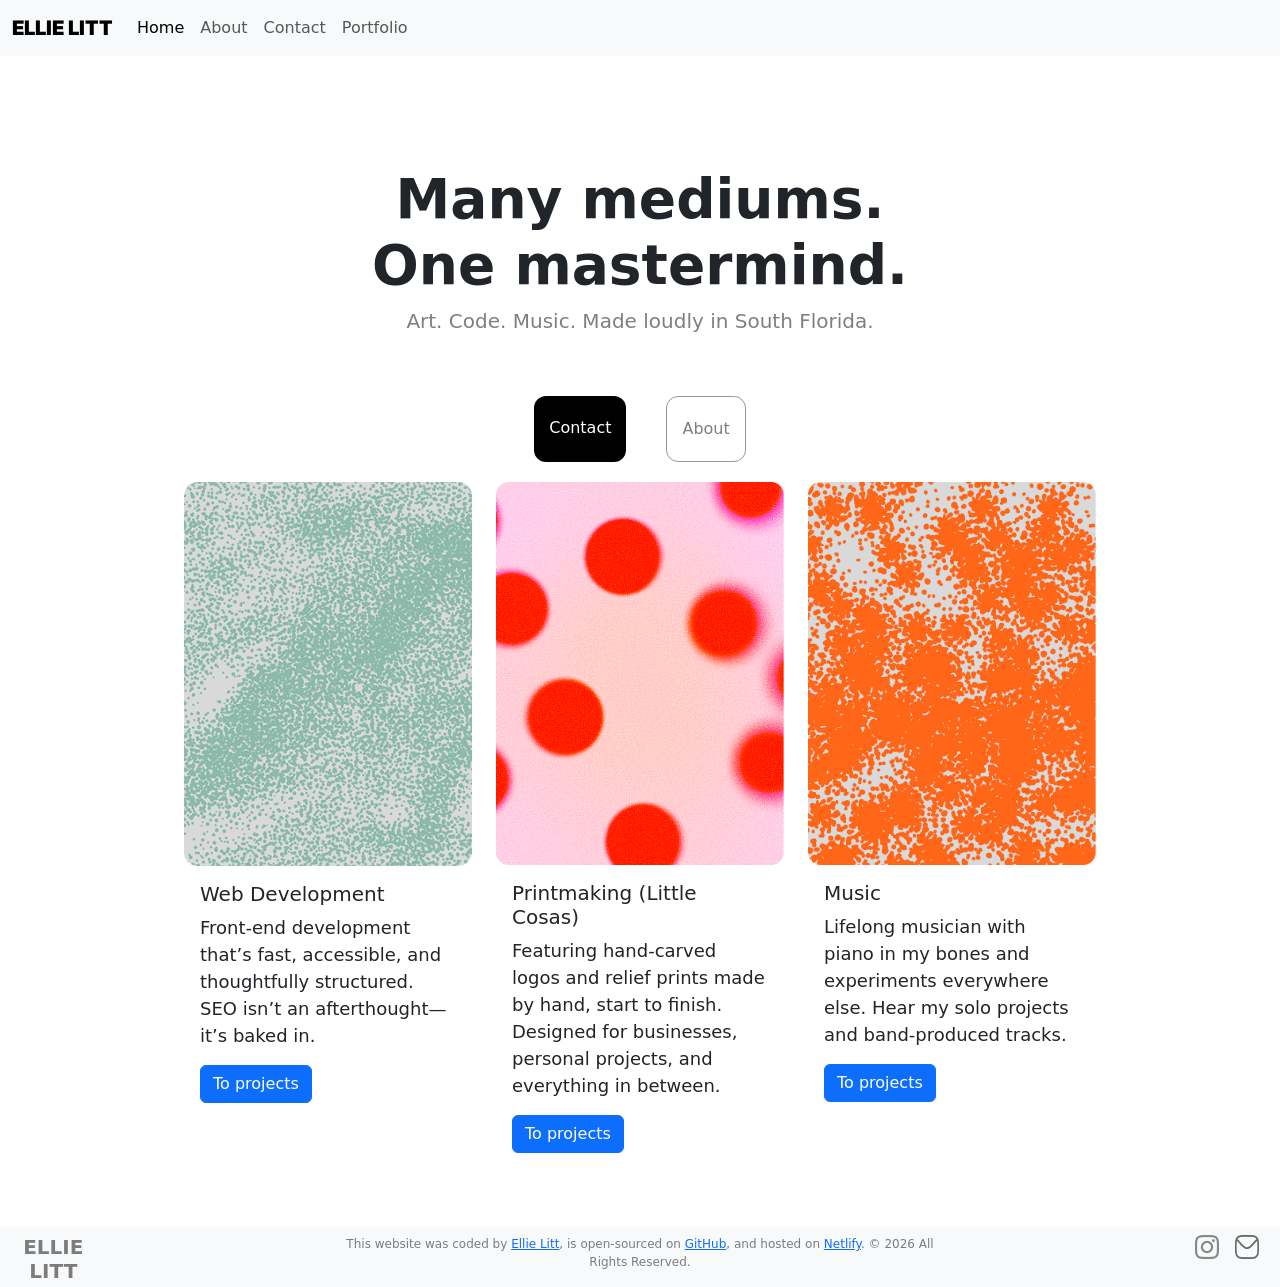
<file: index.html>
<!doctype html>
<html lang="en">
  <head>
    <meta charset="UTF-8" />
    <meta name="viewport" content="width=device-width, initial-scale=1.0" />
    <title>ELLIE LITT | CREATIVE MASTERMIND</title>
    <meta
      name="description"
      content="The digital portfolio of Ellie Litt: spanning traditional arts, web design and coding, and music."
    />
    <link rel="stylesheet" href="style.css" />
    <link
      href="https://cdn.jsdelivr.net/npm/bootstrap@5.3.0-alpha1/dist/css/bootstrap.min.css"
      rel="stylesheet"
      integrity="sha384-GLhlTQ8iRABdZLl6O3oVMWSktQOp6b7In1Zl3/Jr59b6EGGoI1aFkw7cmDA6j6gD"
      crossorigin="anonymous"
    />
    <script
      src="https://cdn.jsdelivr.net/npm/bootstrap@5.3.0-alpha1/dist/js/bootstrap.bundle.min.js"
      integrity="sha384-w76AqPfDkMBDXo30jS1Sgez6pr3x5MlQ1ZAGC+nuZB+EYdgRZgiwxhTBTkF7CXvN"
      crossorigin="anonymous"
    ></script>
    <link rel="preconnect" href="https://fonts.googleapis.com" />
    <link rel="preconnect" href="https://fonts.gstatic.com" crossorigin />
    <link
      href="https://fonts.googleapis.com/css2?family=Inter:ital,opsz,wght@0,14..32,100..900;1,14..32,100..900&display=swap"
      rel="stylesheet"
    />
  </head>
  <body>
    <nav class="navbar sticky-top navbar-expand-lg bg-body-tertiary">
      <div class="container-fluid">
        <a class="navbar-brand nav-logo-text" href="/">ELLIE LITT</a>
        <button
          class="navbar-toggler"
          type="button"
          data-bs-toggle="collapse"
          data-bs-target="#navbarNavAltMarkup"
          aria-controls="navbarNavAltMarkup"
          aria-expanded="false"
          aria-label="Toggle navigation"
        >
          <span class="navbar-toggler-icon"></span>
        </button>
        <div class="collapse navbar-collapse" id="navbarNavAltMarkup">
          <div class="navbar-nav">
            <a class="nav-link active" aria-current="page" href="/">Home</a>
            <a class="nav-link" href="/about.html">About</a>
            <a class="nav-link" href="/about.html#contact">Contact</a>
            <a class="nav-link" href="/portfolio.html">Portfolio</a>
          </div>
        </div>
      </div>
    </nav>
    <div class="content">
      <div class="hero">
        <h1>
          Many mediums. <br />
          One mastermind.
        </h1>

        <p>Art. Code. Music. Made loudly in South Florida.</p>
      </div>

      <div class="navigation-links">
        <a
          href="about.html#contact"
          class="contact-link"
          role="button"
          title="Get Contact Info"
          >Contact</a
        >
        <a href="about.html" class="about-link" title="Learn about me">About</a>
      </div>
      <div class="container-fluid d-flex justify-content-center card-area">
        <div class="row">
          <div class="col-sm-4">
            <div class="card border-0" style="width: 18rem">
              <img
                class="card-img-top"
                src="/images/card-image-1.png"
                alt="Web Development Card"
              />
              <div class="card-body">
                <h5 class="card-title ">Web Development</h5>
                <p class="card-text">
                  Front-end development that’s fast, accessible, and
                  thoughtfully structured. SEO isn’t an afterthought—it’s baked
                  in.
                </p>
                <a
                  href="/portfolio.html#web-development-work"
                  class="btn btn-primary"
                  title="To web development projects"
                  >To projects</a
                >
              </div>
            </div>
          </div>
          <div class="col-sm-4">
            <div class="card border-0" style="width: 18rem">
              <img
                class="card-img-top"
                src="/images/card-image-2a.png"
                alt="Printmaking Card"
              />
              <div class="card-body">
                <h5 class="card-title">Printmaking (Little Cosas)</h5>
                <p class="card-text">
                  Featuring hand-carved logos and relief prints made by hand,
                  start to finish. Designed for businesses, personal projects,
                  and everything in between.
                </p>
                <a
                  href="/portfolio.html#printmaking-work"
                  class="btn btn-primary"
                  title="To printmaking projects"
                  >To projects</a
                >
              </div>
            </div>
          </div>
          <div class="col-sm-4">
            <div class="card border-0" style="width: 18rem">
              <img
                class="card-img-top"
                src="/images/card-image-3.png"
                alt="Musical Works"
              />
              <div class="card-body">
                <h5 class="card-title">Music</h5>
                <p class="card-text">
                  Lifelong musician with piano in my bones and experiments
                  everywhere else. Hear my solo projects and band-produced
                  tracks.
                </p>
                <a href="/portfolio.html#musical-works" class="btn btn-primary"
                  >To projects</a
                >
              </div>
            </div>
          </div>
        </div>
      </div>
    </div>
    <footer class="footer-container bg-body-tertiary container-fluid mt-5">
      <div class="row d-flex justify-content-between">
        <div class="col-sm-1">
          <h4 class="footer-name text-center pt-2">ELLIE LITT</h4>
        </div>
        <div class="col-sm-6 pt-2">
          <p class=" footer-c text-center">
          
            This website was coded by <a href="https://github.com/htm-ellie" title="Ellie on GitHub"
                  target="_blank">Ellie Litt</a>, is open-sourced on <a href="https://github.com/htm-ellie/ellie-litt-creative" title="View GitHub Project"
                  target="_blank"> GitHub</a>, and hosted on <a href="https://www.netlify.com/" title="Go to Netlify"
                  target="_blank">Netlify</a>. © 2026 All Rights Reserved.
          </p>
            
        </div>
        <div class="col-sm-1">
          <div class="d-flex justify-content-center">
            <a href="https://www.instagram.com/little.cosas/">
            <img
              src="/images/insta-icon.png"
              title="Little Cosas Instagram"
              class="p-2 d-block mx-auto"
            />
          </a>
          <a href="mailto:html.elitt@gmail.com">
            <img
              src="/images/email-icon.png"
              title="Email Ellie Litt"
              class="p-2 d-block mx-auto"
            />
          </a>
          </div>
          
        </div>
        
      </div>
      
    </footer>  
  </body>
</html>
</file>
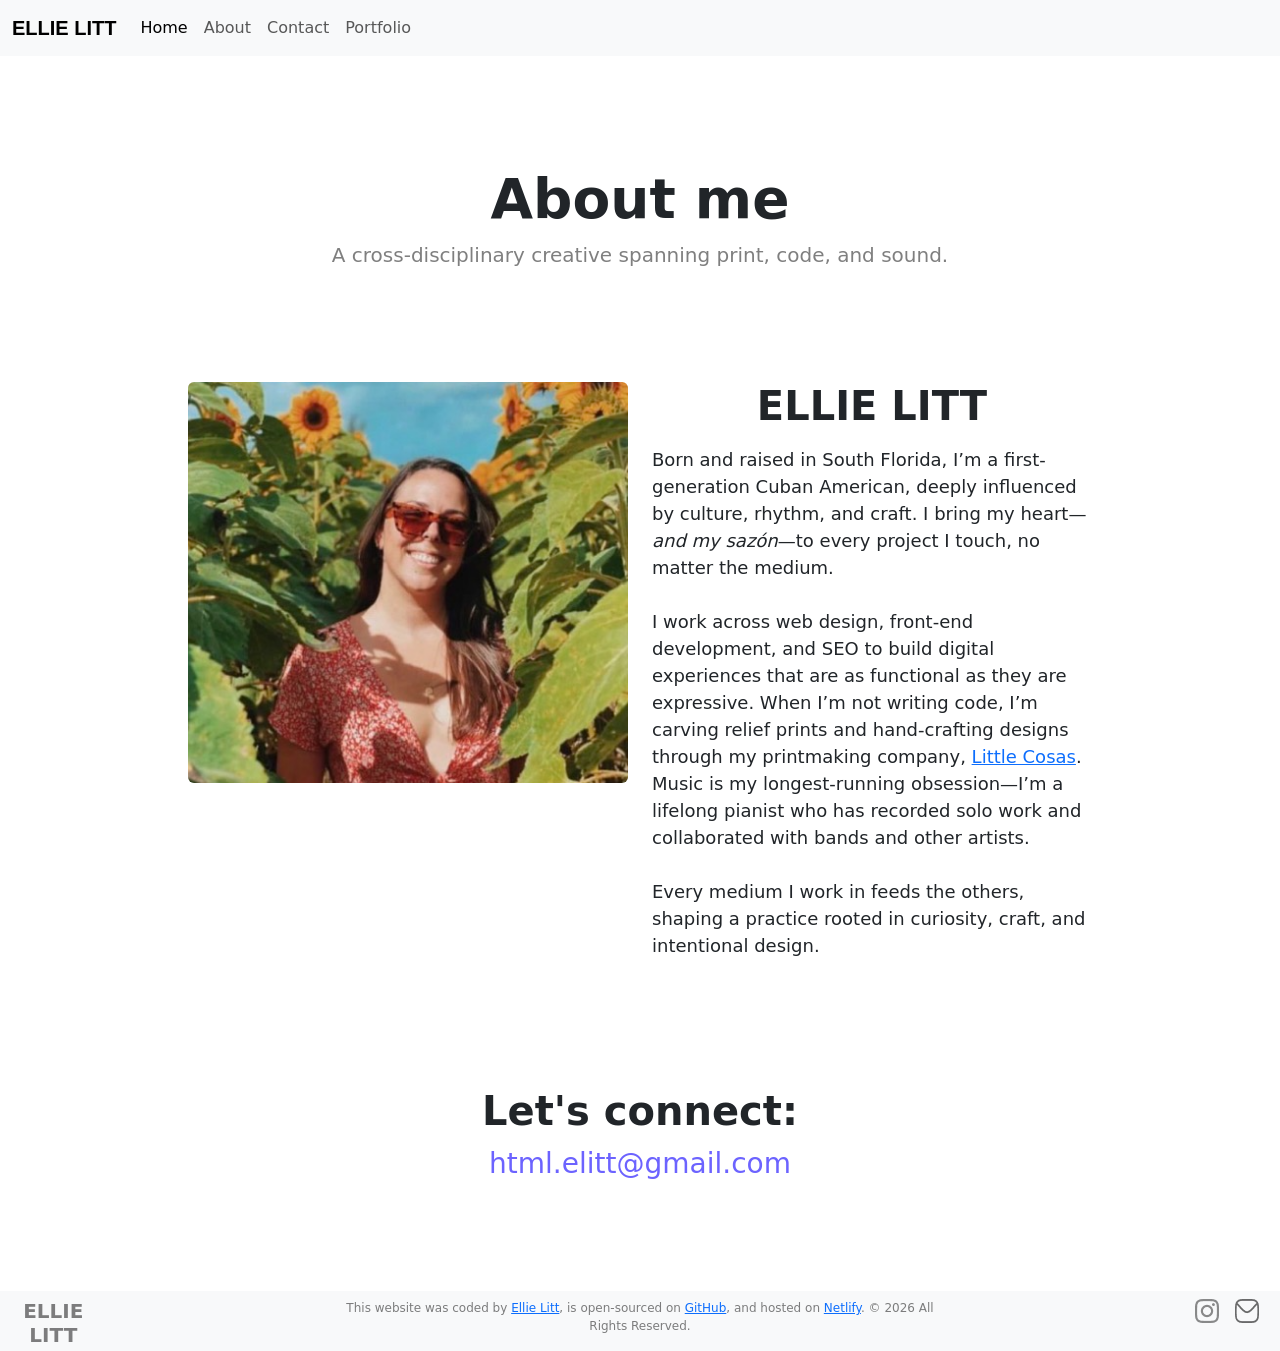
<file: about.html>
<!doctype html>
<html lang="en">
  <head>
    <meta charset="UTF-8" />
    <meta name="viewport" content="width=device-width, initial-scale=1.0" />
    <title>ABOUT | ELLIE LITT</title>
    <meta
      name="description"
      content="Learn more about Ellie Litt and discovery how to contact her to get a project started."
    />
    <link rel="stylesheet" href="style.css" />
    <link
      href="https://cdn.jsdelivr.net/npm/bootstrap@5.3.0-alpha1/dist/css/bootstrap.min.css"
      rel="stylesheet"
      integrity="sha384-GLhlTQ8iRABdZLl6O3oVMWSktQOp6b7In1Zl3/Jr59b6EGGoI1aFkw7cmDA6j6gD"
      crossorigin="anonymous"
    />
    <script
      src="https://cdn.jsdelivr.net/npm/bootstrap@5.3.0-alpha1/dist/js/bootstrap.bundle.min.js"
      integrity="sha384-w76AqPfDkMBDXo30jS1Sgez6pr3x5MlQ1ZAGC+nuZB+EYdgRZgiwxhTBTkF7CXvN"
      crossorigin="anonymous"
    ></script>
  </head>
  <body>
    <nav class="navbar sticky-top navbar-expand-lg bg-body-tertiary">
      <div class="container-fluid">
        <a class="navbar-brand nav-logo-text" href="/">ELLIE LITT</a>
        <button
          class="navbar-toggler"
          type="button"
          data-bs-toggle="collapse"
          data-bs-target="#navbarNavAltMarkup"
          aria-controls="navbarNavAltMarkup"
          aria-expanded="false"
          aria-label="Toggle navigation"
        >
          <span class="navbar-toggler-icon"></span>
        </button>
        <div class="collapse navbar-collapse" id="navbarNavAltMarkup">
          <div class="navbar-nav">
            <a class="nav-link active" aria-current="page" href="/">Home</a>
            <a class="nav-link" href="/about.html">About</a>
            <a class="nav-link" href="/about.html#contact">Contact</a>
            <a class="nav-link" href="/portfolio.html">Portfolio</a>
          </div>
        </div>
      </div>
    </nav>
    <div class="content">
      <div class="hero">
        <h1>About me</h1>

        <p>A cross-disciplinary creative spanning print, code, and sound.</p>
      </div>

      <div class="container-fluid d-flex justify-content-center p-5"></div>
      <div class="about-me-text pb-5">
        <div class="container-fluid d-flex justify-content-evenly">
          <div class="row mb-3">
            <div class="col-sm-6 descriptions">
              <img
                src="images/ellie-sunflower.png"
                alt="Ellie Litt"
                class="img-fluid rounded mx-auto d-block"
              />
            </div>
            <div class="col-sm-6 descriptions">
              <h2>ELLIE LITT</h2>
              <p class="pt-2">
                Born and raised in South Florida, I’m a first-generation Cuban
                American, deeply influenced by culture, rhythm, and craft. I
                bring my heart—<i>and my sazón</i>—to every project I touch, no
                matter the medium. <br /><br />
                I work across web design, front-end development, and SEO to
                build digital experiences that are as functional as they are
                expressive. When I’m not writing code, I’m carving relief prints
                and hand-crafting designs through my printmaking company, <a href="https://www.instagram.com/little.cosas/" target="_blank" Title="Little Cosas Instagram">Little Cosas</a>. Music is my longest-running obsession—I’m a lifelong
                pianist who has recorded solo work and collaborated with bands
                and other artists.<br /><br />
                Every medium I work in feeds the others, shaping a practice
                rooted in curiosity, craft, and intentional design.
              </p>
            </div>
          </div>
        </div>
      </div>

      <div id="contact" class="p-5">
        <h2>Let's connect:</h2>

        <a href="mailto:html.elitt@gmail.com" class="email-link">
          html.elitt@gmail.com
        </a>
      </div>
    </div>
    <footer class="footer-container bg-body-tertiary container-fluid mt-5">
      <div class="row d-flex justify-content-between">
        <div class="col-sm-1">
          <h4 class="footer-name text-center pt-2">ELLIE LITT</h4>
        </div>
        <div class="col-sm-6 pt-2">
          <p class=" footer-c text-center">
          
            This website was coded by <a href="https://github.com/htm-ellie" title="Ellie on GitHub"
                  target="_blank">Ellie Litt</a>, is open-sourced on <a href="https://github.com/htm-ellie/ellie-litt-creative" title="View GitHub Project"
                  target="_blank"> GitHub</a>, and hosted on <a href="https://www.netlify.com/" title="Go to Netlify"
                  target="_blank">Netlify</a>. © 2026 All Rights Reserved.
          </p>
            
        </div>
        <div class="col-sm-1">
          <div class="d-flex justify-content-center">
            <a href="https://www.instagram.com/little.cosas/">
            <img
              src="/images/insta-icon.png"
              title="Little Cosas Instagram"
              class="p-2 d-block mx-auto"
            />
          </a>
          <a href="mailto:html.elitt@gmail.com">
            <img
              src="/images/email-icon.png"
              title="Email Ellie Litt"
              class="p-2 d-block mx-auto"
            />
          </a>
          </div>
          
        </div>
        
      </div>
      
    </footer>  
  </body>
</html>
</file>
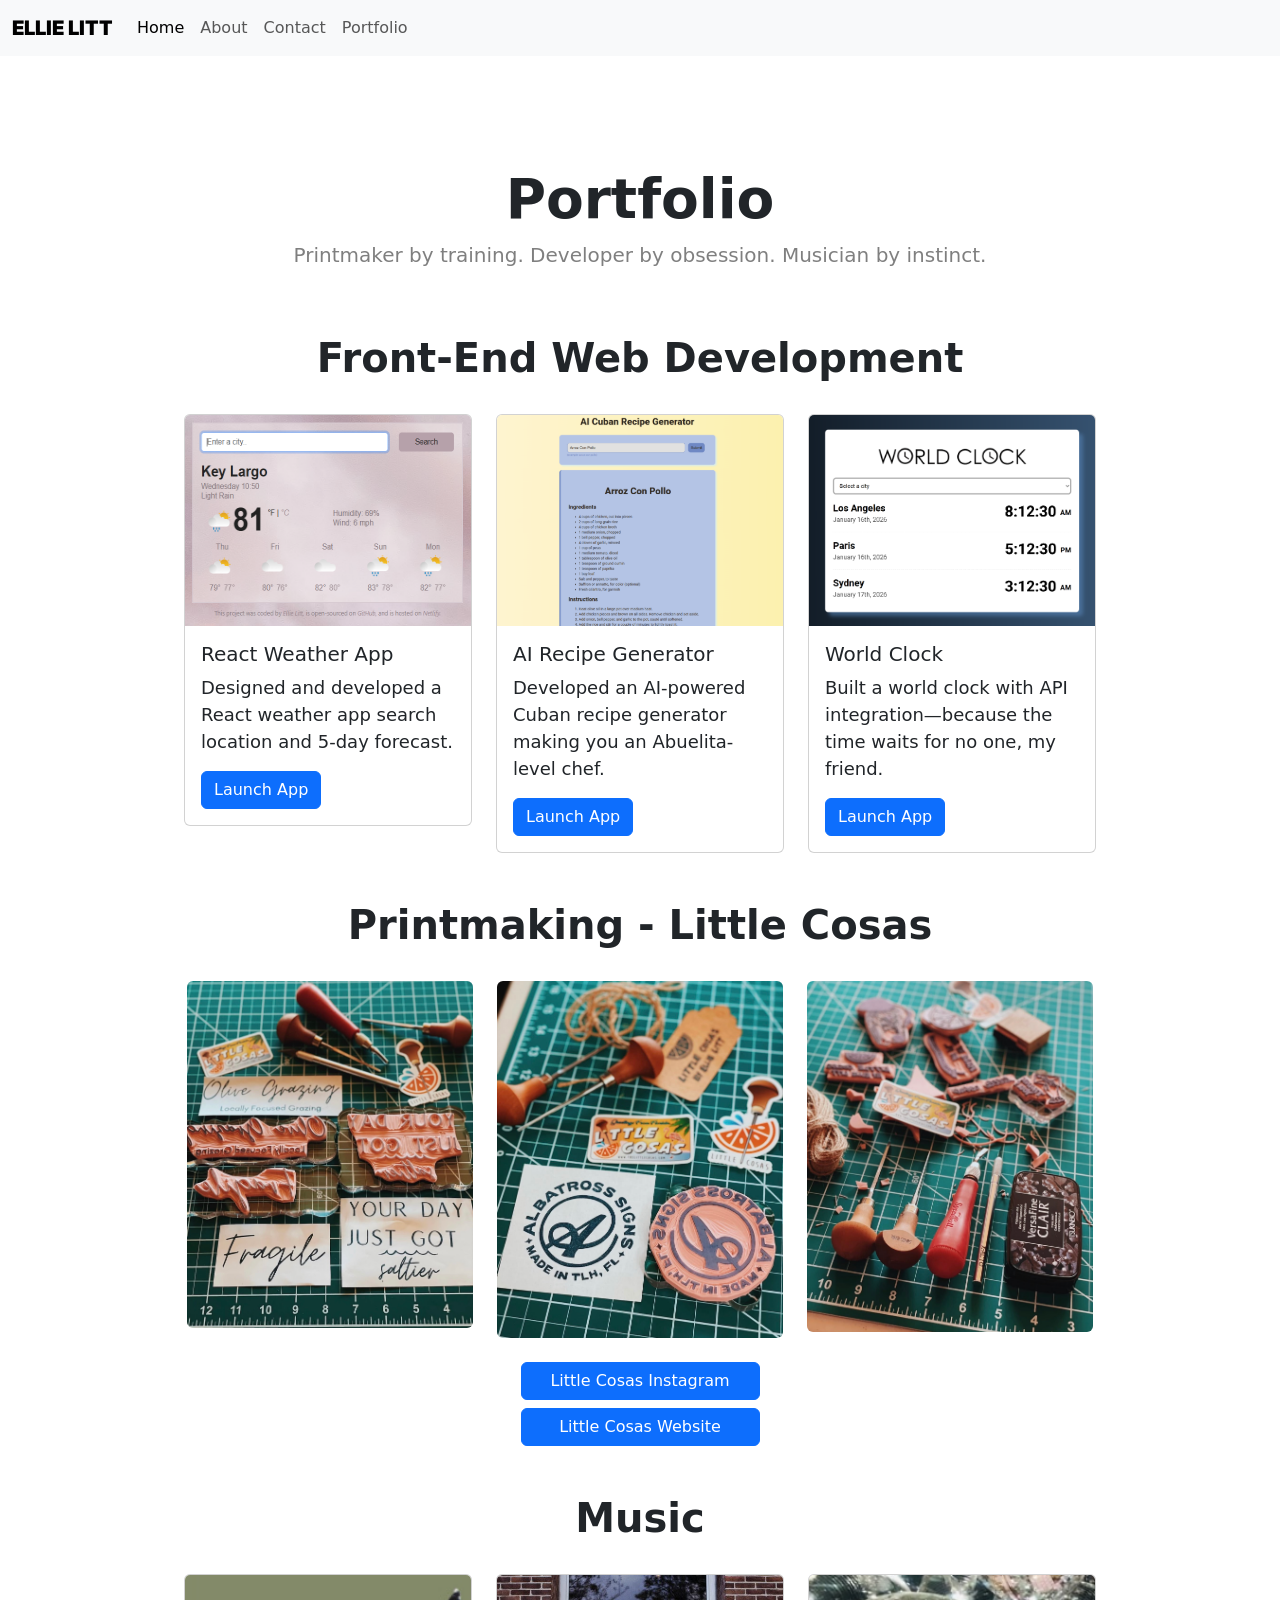
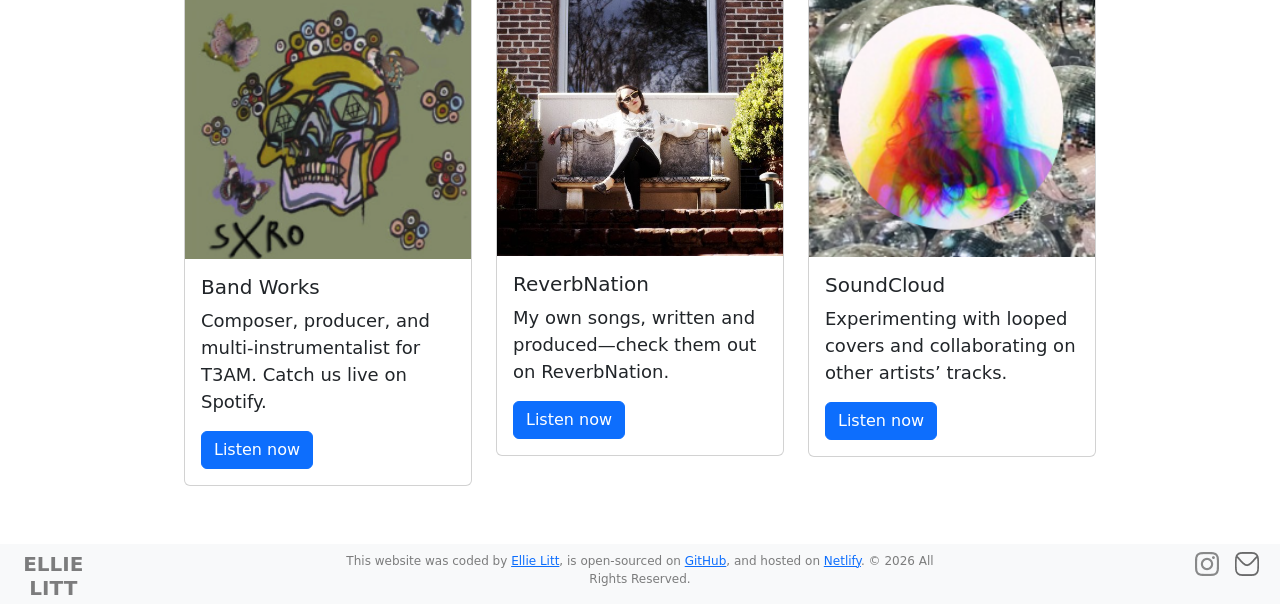
<file: portfolio.html>
<!doctype html>
<html lang="en">
  <head>
    <meta charset="UTF-8" />
    <meta name="viewport" content="width=device-width, initial-scale=1.0" />
    <title>PORTFOLIO | ELLIE LITT</title>
    <meta
      name="description"
      content="Ellie Litt/Little Cosas Digital Portfolio: spanning traditional arts, web design and coding, and music."
    />
    <link rel="stylesheet" href="style.css" />
    <link
      href="https://cdn.jsdelivr.net/npm/bootstrap@5.3.0-alpha1/dist/css/bootstrap.min.css"
      rel="stylesheet"
      integrity="sha384-GLhlTQ8iRABdZLl6O3oVMWSktQOp6b7In1Zl3/Jr59b6EGGoI1aFkw7cmDA6j6gD"
      crossorigin="anonymous"
    />
    <script
      src="https://cdn.jsdelivr.net/npm/bootstrap@5.3.0-alpha1/dist/js/bootstrap.bundle.min.js"
      integrity="sha384-w76AqPfDkMBDXo30jS1Sgez6pr3x5MlQ1ZAGC+nuZB+EYdgRZgiwxhTBTkF7CXvN"
      crossorigin="anonymous"
    ></script>
    <link rel="preconnect" href="https://fonts.googleapis.com" />
    <link rel="preconnect" href="https://fonts.gstatic.com" crossorigin />
    <link
      href="https://fonts.googleapis.com/css2?family=Inter:ital,opsz,wght@0,14..32,100..900;1,14..32,100..900&display=swap"
      rel="stylesheet"
    />
  </head>
  <body>
    <nav class="navbar sticky-top navbar-expand-lg bg-body-tertiary">
      <div class="container-fluid">
        <a class="navbar-brand nav-logo-text" href="/">ELLIE LITT</a>
        <button
          class="navbar-toggler"
          type="button"
          data-bs-toggle="collapse"
          data-bs-target="#navbarNavAltMarkup"
          aria-controls="navbarNavAltMarkup"
          aria-expanded="false"
          aria-label="Toggle navigation"
        >
          <span class="navbar-toggler-icon"></span>
        </button>
        <div class="collapse navbar-collapse" id="navbarNavAltMarkup">
          <div class="navbar-nav">
            <a class="nav-link active" aria-current="page" href="/">Home</a>
            <a class="nav-link" href="/about.html">About</a>
            <a class="nav-link" href="/about.html#contact">Contact</a>
            <a class="nav-link" href="/portfolio.html">Portfolio</a>
          </div>
        </div>
      </div>
    </nav>

    <div class="content">
      <div class="hero">
        <h1>Portfolio</h1>

        <p>
          Printmaker by training. Developer by obsession. Musician by instinct.
        </p>
      </div>
      <div class="web-development pt-5" id="web-development-work">
        <h2 class="pb-4">Front-End Web Development</h2>
        <div class="container-fluid d-flex justify-content-center">
          <div class="row">
            <div class="col-sm-4 app-card">
              <div class="card" style="width: 18rem">
                <img
                  class="card-img-top"
                  src="images/react-weather-app-ss.png"
                  alt="Weather App"
                  height="211px"
                />
                <div class="card-body">
                  <h5 class="card-title">React Weather App</h5>
                  <p class="card-text">
                    Designed and developed a React weather app search location
                    and 5-day forecast.
                  </p>
                  <a
                    href="https://react-weather-app-elitt.netlify.app/"
                    class="btn btn-primary"
                    title="Launch  Weather App"
                    target="_blank"
                    >Launch App</a
                  >
                </div>
              </div>
            </div>
            <div class="col-sm-4 app-card">
              <div class="card" style="width: 18rem">
                <img
                  class="card-img-top"
                  src="/images/286x211AIReceipe.png"
                  alt="AI Recipe Generator"
                />
                <div class="card-body">
                  <h5 class="card-title">AI Recipe Generator</h5>
                  <p class="card-text">
                    Developed an AI-powered Cuban recipe generator making you an
                    Abuelita-level chef.
                  </p>
                  <a
                    href="https://cocinandoconai.netlify.app/"
                    class="btn btn-primary"
                    title="Launch AI Recipe Generator"
                    target="_blank"
                    >Launch App</a
                  >
                </div>
              </div>
            </div>
            <div class="col-sm-4">
              <div class="card" style="width: 18rem">
                <img
                  class="card-img-top"
                  src="images/worldclockss.png"
                  alt="World Clock App"
                />
                <div class="card-body">
                  <h5 class="card-title">World Clock</h5>
                  <p class="card-text">
                    Built a world clock with API integration—because the time
                    waits for no one, my friend.
                  </p>
                  <a
                    href="https://relojmundo.netlify.app/"
                    class="btn btn-primary"
                    title="Launch World Clock App"
                    target="_blank"
                    >Launch App</a
                  >
                </div>
              </div>
            </div>
          </div>
        </div>
        <div class="printmaking pt-5 pb-4" id="printmaking-work">
          <h2>Printmaking - Little Cosas</h2>
        </div>
        <div class="container-fluid d-flex justify-content-center">
          <div class="row">
            <div class="col-sm-4 app-card">
              <img
                src="/images/LC-full-stamp-suite.jpg"
                alt="Little Cosas hand-carved mini stamps"
                class="img-fluid rounded mx-auto d-block lc-photos"
              />
            </div>
            <div class="col-sm-4 app-card">
              <img
                src="/images/lc-customer-stamp.jpeg"
                alt="Custom Logo Stamp by Little Cosas"
                class="img-fluid rounded mx-auto d-block lc-photos"
              />
            </div>
            <div class="col-sm-4 app-card">
              <img
                src="/images/LC-tools.jpg"
                alt="Card image cap"
                class="img-fluid rounded mx-auto d-block lc-photos"
              />
            </div>
          </div>
        </div>
        <br />
        <div class="row">
          <div class="d-grid gap-2 col-3 mx-auto lc-button">
            <a
              href="https://www.instagram.com/little.cosas/"
              target="_blank"
              class="btn btn-primary"
              title="Little Cosas Instagram"
              >Little Cosas Instagram</a
            >
          </div>
        </div>
        <div class="row pt-2">
          <div class="d-grid gap-2 col-3 mx-auto lc-button">
            <a
              href="https://littlecosasweb.netlify.app/"
              target="_blank"
              class="email-link btn btn-primary"
              title="Little Cosas Website"
              >Little Cosas Website</a
            >
          </div>
        </div>
        <div class="music pt-5" id="musical-works">
          <h2 class="pb-4">Music</h2>
          <div class="container-fluid d-flex justify-content-center">
            <div class="row">
              <div class="col-sm-4">
                <div class="card app-card" style="width: 18rem">
                  <img
                    class="card-img-top"
                    src="images/t3am-sxro-album-cover.png"
                    alt="T3AM SXRO Album"
                  />
                  <div class="card-body">
                    <h5 class="card-title">Band Works</h5>
                    <p class="card-text">
                      Composer, producer, and multi-instrumentalist for T3AM.
                      Catch us live on Spotify.
                    </p>
                    <a
                      href="https://open.spotify.com/album/1Wxf9GfbEK7HadwOAjGKKa?si=oJDVKwoyQTmxp2Tw0jDZPg"
                      class="btn btn-primary"
                      title="Listen on Spotify"
                      target="_blank"
                      >Listen now</a
                    >
                  </div>
                </div>
              </div>
              <div class="col-sm-4">
                <div class="card app-card" style="width: 18rem">
                  <img
                    class="card-img-top ellie-solo-music-img"
                    src="/images/ellie-reverbnation.png"
                    alt="Ellie on ReverbNation"
                  />
                  <div class="card-body">
                    <h5 class="card-title">ReverbNation</h5>
                    <p class="card-text">
                      My own songs, written and produced—check them out on
                      ReverbNation.
                    </p>
                    <a
                      href="https://www.reverbnation.com/ellielrodriguez"
                      class="btn btn-primary"
                      title="Listen on ReverbNation"
                      target="_blank"
                      >Listen now</a
                    >
                  </div>
                </div>
              </div>
              <div class="col-sm-4">
                <div class="card app-card" style="width: 18rem">
                  <img
                    class="card-img-top"
                    src="images/ellie-soundcloud.png"
                    alt="Ellie on SoundCloud"
                  />
                  <div class="card-body">
                    <h5 class="card-title">SoundCloud</h5>
                    <p class="card-text">
                      Experimenting with looped covers and collaborating on
                      other artists’ tracks.
                    </p>
                    <a
                      href="https://on.soundcloud.com/PT1YxqZkrXTcvo23yZ"
                      class="btn btn-primary"
                      title="Listen on SoundCloud"
                      target="_blank"
                      >Listen now</a
                    >
                  </div>
                </div>
              </div>
            </div>
          </div>
        </div>
      </div>
    </div>
    <footer class="footer-container bg-body-tertiary container-fluid mt-5">
      <div class="row d-flex justify-content-between">
        <div class="col-sm-1">
          <h4 class="footer-name text-center pt-2">ELLIE LITT</h4>
        </div>
        <div class="col-sm-6 pt-2">
          <p class="footer-c text-center">
            This website was coded by
            <a
              href="https://github.com/htm-ellie"
              title="Ellie on GitHub"
              target="_blank"
              >Ellie Litt</a
            >, is open-sourced on
            <a
              href="https://github.com/htm-ellie/ellie-litt-creative"
              title="View GitHub Project"
              target="_blank"
            >
              GitHub</a
            >, and hosted on
            <a
              href="https://www.netlify.com/"
              title="Go to Netlify"
              target="_blank"
              >Netlify</a
            >. © 2026 All Rights Reserved.
          </p>
        </div>
        <div class="col-sm-1">
          <div class="d-flex justify-content-center">
            <a href="https://www.instagram.com/little.cosas/">
              <img
                src="/images/insta-icon.png"
                title="Little Cosas Instagram"
                class="p-2 d-block mx-auto"
              />
            </a>
            <a href="mailto:html.elitt@gmail.com">
              <img
                src="/images/email-icon.png"
                title="Email Ellie Litt"
                class="p-2 d-block mx-auto"
              />
            </a>
          </div>
        </div>
      </div>
    </footer>
  </body>
</html>
</file>
<file: style.css>
:root {
  --primary-color: #6c63ff;
  --secondary-color: #f5f2fe;
  --box-shadow: 0 5px 10px rgba(0, 0, 0, 0.3);
  --font-family: "Inter", sans-serif;
}

body {
  margin: 60px auto;
  max-width: 100%;
  font-family: var(--font-family);
}

.content {
  max-width: 85%;
  margin: 0 auto;
  padding: 10px 30px;
  background: white;
  border-radius: 10px;
}
.nav-logo-text {
  font-family: var(--font-family);
  font-weight: 900 !important;
}

h1,
h2,
h3 {
  text-align: center;
  margin: 0;
}

h1 {
  font-size: 100 px;
}

h2 {
  font-size: 48px;
}

h3 {
  font-size: 24px;
  opacity: 0.7;
}

p {
  border-radius: 4px;
  font-size: 18px;
  line-height: 1.5;
  text-align: left;
}

.logo {
  max-width: 50px;
}

.screenshot {
  max-width: 250px;
}

.navigation-links {
  display: flex;
  margin-top: 40px;
  justify-content: center;
}

.navigation-links a {
  margin: 20px;
  border-radius: 4px;
  padding: 20px 15px;
  text-decoration: none;
  text-transform: capitalize;
}

.contact-link {
  background: black;

  color: white;
  border-radius: 12px !important;
}

.about-link {
  color: rgba(0, 0, 0, 0.5);
  border: 1px solid rgba(0, 0, 0, 0.4);
  
  border-radius: 12px !important;
}

.homepage-link {
  color: var(--primary-color);
  text-align: center;
  display: block;
}

.about-paragraphs {
  display: flex;
  margin: 30px 0;
}

.about-paragraphs p {
  margin: 10px;
}

.email-link {
  display: flex;
  justify-content: center;
  color: var(--primary-color);
  font-size: 28px;
  text-decoration: none;
}

.email-link:hover {
  text-decoration: underline;
}
.about-me-text {
  margin: 0 auto;
  padding-left: 50px;
  padding-right: 50px;
}

@media (max-width: 900px) {

  .descriptions {
    text-align: center;
  }
  .navigation-links {
    text-align: center;
  }
  h1 {
    font-size: 40px !important;
  }
  h2 {
    font-size: 25px !important;
  }
  .about-me-text {
    width: 100% !important;
    padding: 10px !important;
    text-align: center !important;;
  }
  .app-card{
    margin-bottom: 10px;
  }
  .lc-button{
    width: 100% !important;
  }
  .footer-icons{
    justify-content: center !important;;
  }
}

.hero {
  padding-top: 100px !important;
}

.hero h1 {
  font-weight: 700;
  font-size: 55px;
}
.hero p {
  background-color: white;
  font-size: 20px;
  color: rgba(0, 0, 0, 0.5);
  text-align: center;
}

h2 {
  font-weight: 700 !important;
  font-size: 40px !important;
}

.lc-photos{
  max-width: 286px !important;
}

.ellie-solo-music-img{
  height: 281px !important;
}

.footer-container{
  width: 100% !important;
}
.footer-name{
  font-weight: 700 !important;
  font-size: 20px !important;
  color: rgba(0, 0, 0, 0.5);
  margin-bottom: 0;
}
.footer-c{
  
  font-size: 12px;
  color: rgba(0, 0, 0, 0.5);
  
}
</file>
